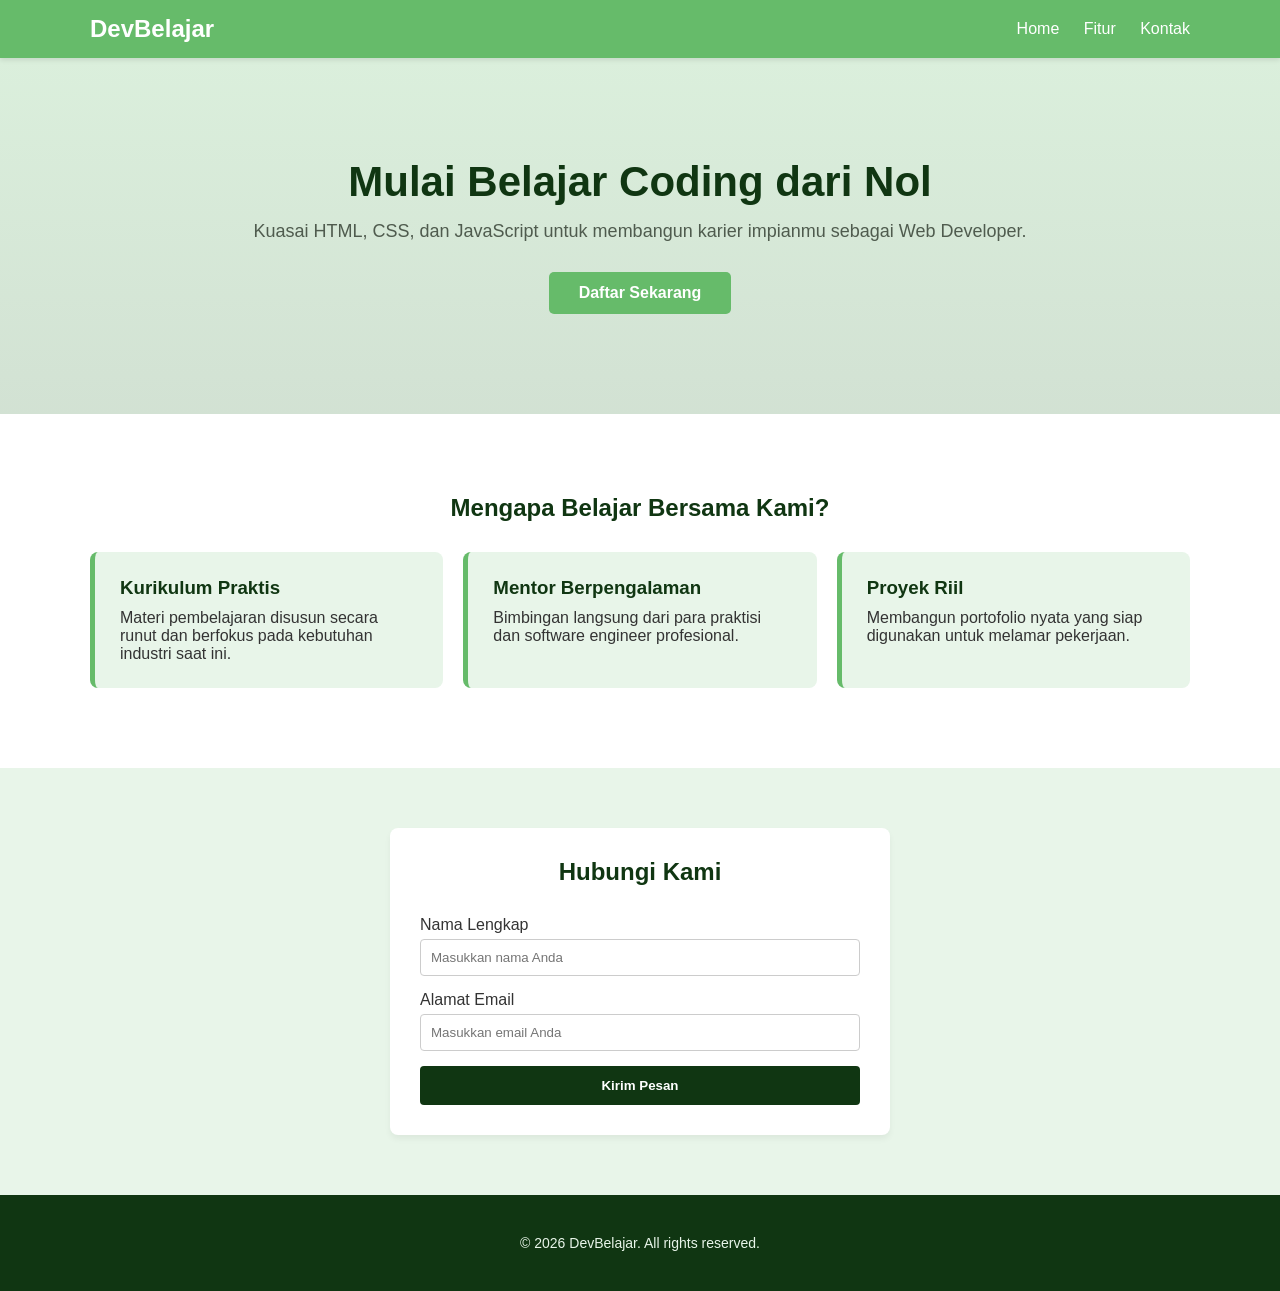
<file: code-learn/01-lesson-1/index.html>
<!doctype html>
<html lang="en">
  <head>
    <meta charset="UTF-8" />
    <!-- Perbaikan typo pada content viewport -->
    <meta name="viewport" content="width=device-width, initial-scale=1.0" />
    <title>Belajar Pemrograman</title>
    <link rel="stylesheet" href="style.css" />
  </head>
  <body>
    <!-- HEADER & NAVIGASI -->
    <header>
      <div class="container navbar">
        <div class="logo">DevBelajar</div>
        <nav>
          <a href="#hero">Home</a>
          <a href="#fitur">Fitur</a>
          <a href="#kontak">Kontak</a>
        </nav>
      </div>
    </header>

    <!-- KONTEN UTAMA -->
    <main>
      <!-- Section 1: Hero Banner -->
      <section id="hero" class="hero-section">
        <div class="container text-center">
          <h1>Mulai Belajar Coding dari Nol</h1>
          <p>
            Kuasai HTML, CSS, dan JavaScript untuk membangun karier impianmu
            sebagai Web Developer.
          </p>
          <a href="#kontak" class="btn-primary">Daftar Sekarang</a>
        </div>
      </section>

      <!-- Section 2: Fitur / Keunggulan -->
      <section id="fitur" class="fitur-section">
        <div class="container">
          <h2 class="section-title">Mengapa Belajar Bersama Kami?</h2>
          <div class="grid-fitur">
            <div class="card">
              <h3>Kurikulum Praktis</h3>
              <p>
                Materi pembelajaran disusun secara runut dan berfokus pada
                kebutuhan industri saat ini.
              </p>
            </div>
            <div class="card">
              <h3>Mentor Berpengalaman</h3>
              <p>
                Bimbingan langsung dari para praktisi dan software engineer
                profesional.
              </p>
            </div>
            <div class="card">
              <h3>Proyek Riil</h3>
              <p>
                Membangun portofolio nyata yang siap digunakan untuk melamar
                pekerjaan.
              </p>
            </div>
          </div>
        </div>
      </section>

      <!-- Section 3: Kontak / Hubungi Kami -->
      <section id="kontak" class="kontak-section">
        <div class="container form-container">
          <h2 class="section-title">Hubungi Kami</h2>
          <form>
            <div class="form-group">
              <label for="nama">Nama Lengkap</label>
              <input
                type="text"
                id="nama"
                placeholder="Masukkan nama Anda"
                required
              />
            </div>
            <div class="form-group">
              <label for="email">Alamat Email</label>
              <input
                type="email"
                id="email"
                placeholder="Masukkan email Anda"
                required
              />
            </div>
            <button type="submit" class="btn-submit">Kirim Pesan</button>
          </form>
        </div>
      </section>
    </main>

    <!-- FOOTER -->
    <footer>
      <div class="container text-center">
        <p>&copy; 2026 DevBelajar. All rights reserved.</p>
      </div>
    </footer>
  </body>
</html>
</file>
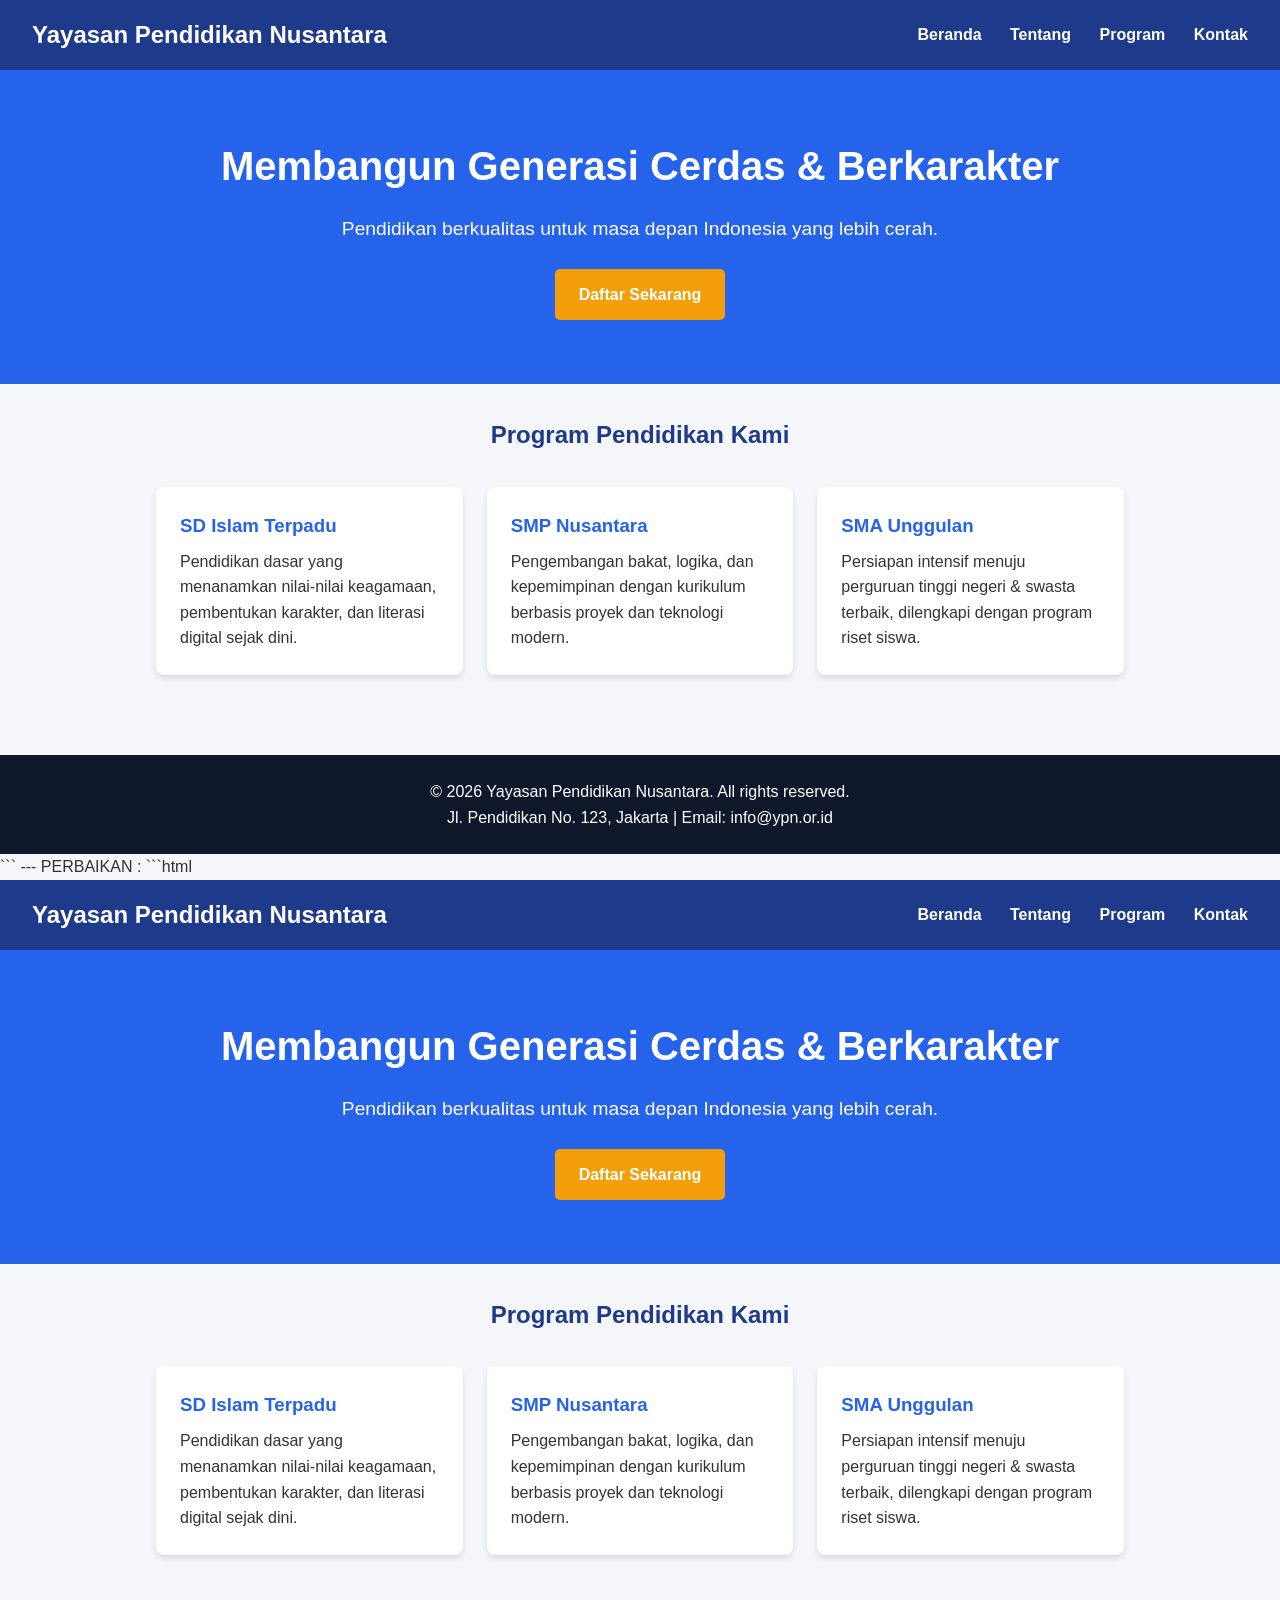
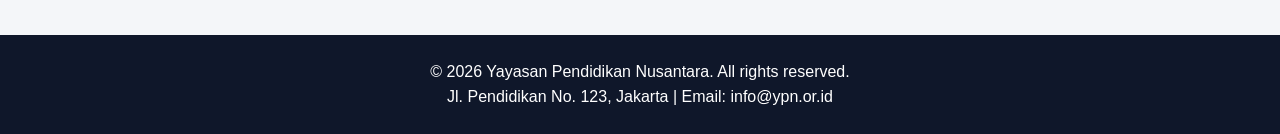
<file: code-learn/01-lesson-1/z-ex-1.html>
<!DOCTYPE html>
<html lang="id">
  <head>
    <meta charset="UTF-8" />
    <meta name="viewport" content="width=device-width, initial-scale=1.0" />
    <title>Yayasan Pendidikan Nusantara</title>
    <style>
      /* 1. RESET & DASAR */
      * {
        margin: 0;
        padding: 0;
        box-sizing: border-box;
        font-family: Arial, sans-serif;
      }

      body {
        background-color: #f4f6f9;
        color: #333;
        line-height: 1.6;
      }

      /* 2. NAVBAR (HEADER) */
      header {
        background-color: #1e3a8a; /* Warna Biru Tua */
        color: white;
        padding: 1rem 2rem;
        display: flex;
        justify-content: space-between;
        align-items: center;
      }

      header h1 {
        font-size: 1.5rem;
      }

      nav a {
        color: white;
        text-decoration: none;
        margin-left: 1.5rem;
        font-weight: bold;
      }

      nav a:hover {
        color: #93c5fd; /* Efek hover saat kursor di atas link */
      }

      /* 3. HERO SECTION (BANNER UTAMA) */
      .hero {
        background-color: #2563eb; /* Warna Biru */
        color: white;
        text-align: center;
        padding: 4rem 1rem;
      }

      .hero h2 {
        font-size: 2.5rem;
        margin-bottom: 1rem;
      }

      .hero p {
        font-size: 1.2rem;
        margin-bottom: 1.5rem;
      }

      .btn {
        display: inline-block;
        background-color: #f59e0b; /* Warna Oranye */
        color: white;
        padding: 0.8rem 1.5rem;
        text-decoration: none;
        border-radius: 5px;
        font-weight: bold;
      }

      .btn:hover {
        background-color: #d97706;
      }

      /* 4. KONTEN UTAMA (CONTAINER) */
      .container {
        max-width: 1000px;
        margin: 2rem auto;
        padding: 0 1rem;
      }

      .section-title {
        text-align: center;
        margin-bottom: 2rem;
        color: #1e3a8a;
      }

      /* 5. GRID PROGRAM/KEUNGGULAN */
      .grid-container {
        display: flex;
        gap: 1.5rem;
        flex-wrap: wrap; /* Agar responsif jika di layar HP */
      }

      .card {
        background-color: white;
        flex: 1;
        min-width: 250px;
        padding: 1.5rem;
        border-radius: 8px;
        box-shadow: 0 4px 6px rgba(0, 0, 0, 0.1);
      }

      .card h3 {
        color: #2563eb;
        margin-bottom: 0.5rem;
      }

      /* 6. FOOTER */
      footer {
        background-color: #0f172a;
        color: white;
        text-align: center;
        padding: 1.5rem;
        margin-top: 3rem;
      }
    </style>

  </head>
  <body>
    <!-- HEADER / NAVBAR -->
    <header>
      <h1>Yayasan Pendidikan Nusantara</h1>
      <nav>
        <a href="#beranda">Beranda</a>
        <a href="#tentang">Tentang</a>
        <a href="#program">Program</a>
        <a href="#kontak">Kontak</a>
      </nav>
    </header>

    <!-- HERO SECTION -->
    <section class="hero" id="beranda">
      <h2>Membangun Generasi Cerdas & Berkarakter</h2>
      <p>Pendidikan berkualitas untuk masa depan Indonesia yang lebih cerah.</p>
      <a href="#kontak" class="btn">Daftar Sekarang</a>
    </section>

    <!-- KONTEN PROGRAM -->
    <main class="container" id="program">
      <h2 class="section-title">Program Pendidikan Kami</h2>

      <div class="grid-container">
        <!-- Card 1 -->
        <div class="card">
          <h3>SD Islam Terpadu</h3>
          <p>
            Pendidikan dasar yang menanamkan nilai-nilai keagamaan, pembentukan
            karakter, dan literasi digital sejak dini.
          </p>
        </div>

        <!-- Card 2 -->
        <div class="card">
          <h3>SMP Nusantara</h3>
          <p>
            Pengembangan bakat, logika, dan kepemimpinan dengan kurikulum
            berbasis proyek dan teknologi modern.
          </p>
        </div>

        <!-- Card 3 -->
        <div class="card">
          <h3>SMA Unggulan</h3>
          <p>
            Persiapan intensif menuju perguruan tinggi negeri & swasta terbaik,
            dilengkapi dengan program riset siswa.
          </p>
        </div>
      </div>
    </main>

    <!-- FOOTER -->
    <footer id="kontak">
      <p>&copy; 2026 Yayasan Pendidikan Nusantara. All rights reserved.</p>
      <p>Jl. Pendidikan No. 123, Jakarta | Email: info@ypn.or.id</p>
    </footer>

  </body>
</html>
```

---

PERBAIKAN :

```html
<!DOCTYPE html>
<html lang="id">
  <head>
    <meta charset="UTF-8" />
    <meta name="viewport" content="width=device-width, initial-scale=1.0" />
    <title>Yayasan Pendidikan Nusantara</title>
    <style>
      /* 1. RESET & DASAR */
      * {
        margin: 0;
        padding: 0;
        box-sizing: border-box;
        font-family: Arial, sans-serif;
      }

      /* PERUBAHAN UTAMA: Membuat body memenuhi 100% tinggi layar monitor/HP */
      html,
      body {
        height: 100%;
      }

      body {
        background-color: #f4f6f9;
        color: #333;
        line-height: 1.6;

        /* PERUBAHAN UTAMA: Mengatur body sebagai Flexbox Vertikal */
        display: flex;
        flex-direction: column;
      }

      /* PERUBAHAN UTAMA: Konten tengah (main) didorong agar mengisi sisa ruang kosong */
      main.container {
        flex: 1;
      }

      /* 2. NAVBAR (HEADER) */
      header {
        background-color: #1e3a8a;
        color: white;
        padding: 1rem 2rem;
        display: flex;
        justify-content: space-between;
        align-items: center;
      }

      header h1 {
        font-size: 1.5rem;
      }

      nav a {
        color: white;
        text-decoration: none;
        margin-left: 1.5rem;
        font-weight: bold;
      }

      nav a:hover {
        color: #93c5fd;
      }

      /* 3. HERO SECTION */
      .hero {
        background-color: #2563eb;
        color: white;
        text-align: center;
        padding: 4rem 1rem;
      }

      .hero h2 {
        font-size: 2.5rem;
        margin-bottom: 1rem;
      }

      .hero p {
        font-size: 1.2rem;
        margin-bottom: 1.5rem;
      }

      .btn {
        display: inline-block;
        background-color: #f59e0b;
        color: white;
        padding: 0.8rem 1.5rem;
        text-decoration: none;
        border-radius: 5px;
        font-weight: bold;
      }

      .btn:hover {
        background-color: #d97706;
      }

      /* 4. KONTEN UTAMA */
      .container {
        max-width: 1000px;
        width: 100%;
        margin: 2rem auto;
        padding: 0 1rem;
      }

      .section-title {
        text-align: center;
        margin-bottom: 2rem;
        color: #1e3a8a;
      }

      /* 5. GRID PROGRAM */
      .grid-container {
        display: flex;
        gap: 1.5rem;
        flex-wrap: wrap;
      }

      .card {
        background-color: white;
        flex: 1;
        min-width: 250px;
        padding: 1.5rem;
        border-radius: 8px;
        box-shadow: 0 4px 6px rgba(0, 0, 0, 0.1);
      }

      .card h3 {
        color: #2563eb;
        margin-bottom: 0.5rem;
      }

      /* 6. FOOTER */
      footer {
        background-color: #0f172a;
        color: white;
        text-align: center;
        padding: 1.5rem;
        /* margin-top dihapus karena sudah diatur oleh flex: 1 pada main */
      }
    </style>
  </head>
  <body>
    <!-- HEADER / NAVBAR -->
    <header>
      <h1>Yayasan Pendidikan Nusantara</h1>
      <nav>
        <a href="#beranda">Beranda</a>
        <a href="#tentang">Tentang</a>
        <a href="#program">Program</a>
        <a href="#kontak">Kontak</a>
      </nav>
    </header>

    <!-- HERO SECTION -->
    <section class="hero" id="beranda">
      <h2>Membangun Generasi Cerdas & Berkarakter</h2>
      <p>Pendidikan berkualitas untuk masa depan Indonesia yang lebih cerah.</p>
      <a href="#kontak" class="btn">Daftar Sekarang</a>
    </section>

    <!-- KONTEN PROGRAM -->
    <main class="container" id="program">
      <h2 class="section-title">Program Pendidikan Kami</h2>

      <div class="grid-container">
        <div class="card">
          <h3>SD Islam Terpadu</h3>
          <p>
            Pendidikan dasar yang menanamkan nilai-nilai keagamaan, pembentukan
            karakter, dan literasi digital sejak dini.
          </p>
        </div>

        <div class="card">
          <h3>SMP Nusantara</h3>
          <p>
            Pengembangan bakat, logika, dan kepemimpinan dengan kurikulum
            berbasis proyek dan teknologi modern.
          </p>
        </div>

        <div class="card">
          <h3>SMA Unggulan</h3>
          <p>
            Persiapan intensif menuju perguruan tinggi negeri & swasta terbaik,
            dilengkapi dengan program riset siswa.
          </p>
        </div>
      </div>
    </main>

    <!-- FOOTER -->
    <footer id="kontak">
      <p>&copy; 2026 Yayasan Pendidikan Nusantara. All rights reserved.</p>
      <p>Jl. Pendidikan No. 123, Jakarta | Email: info@ypn.or.id</p>
    </footer>
  </body>
</html>
</file>
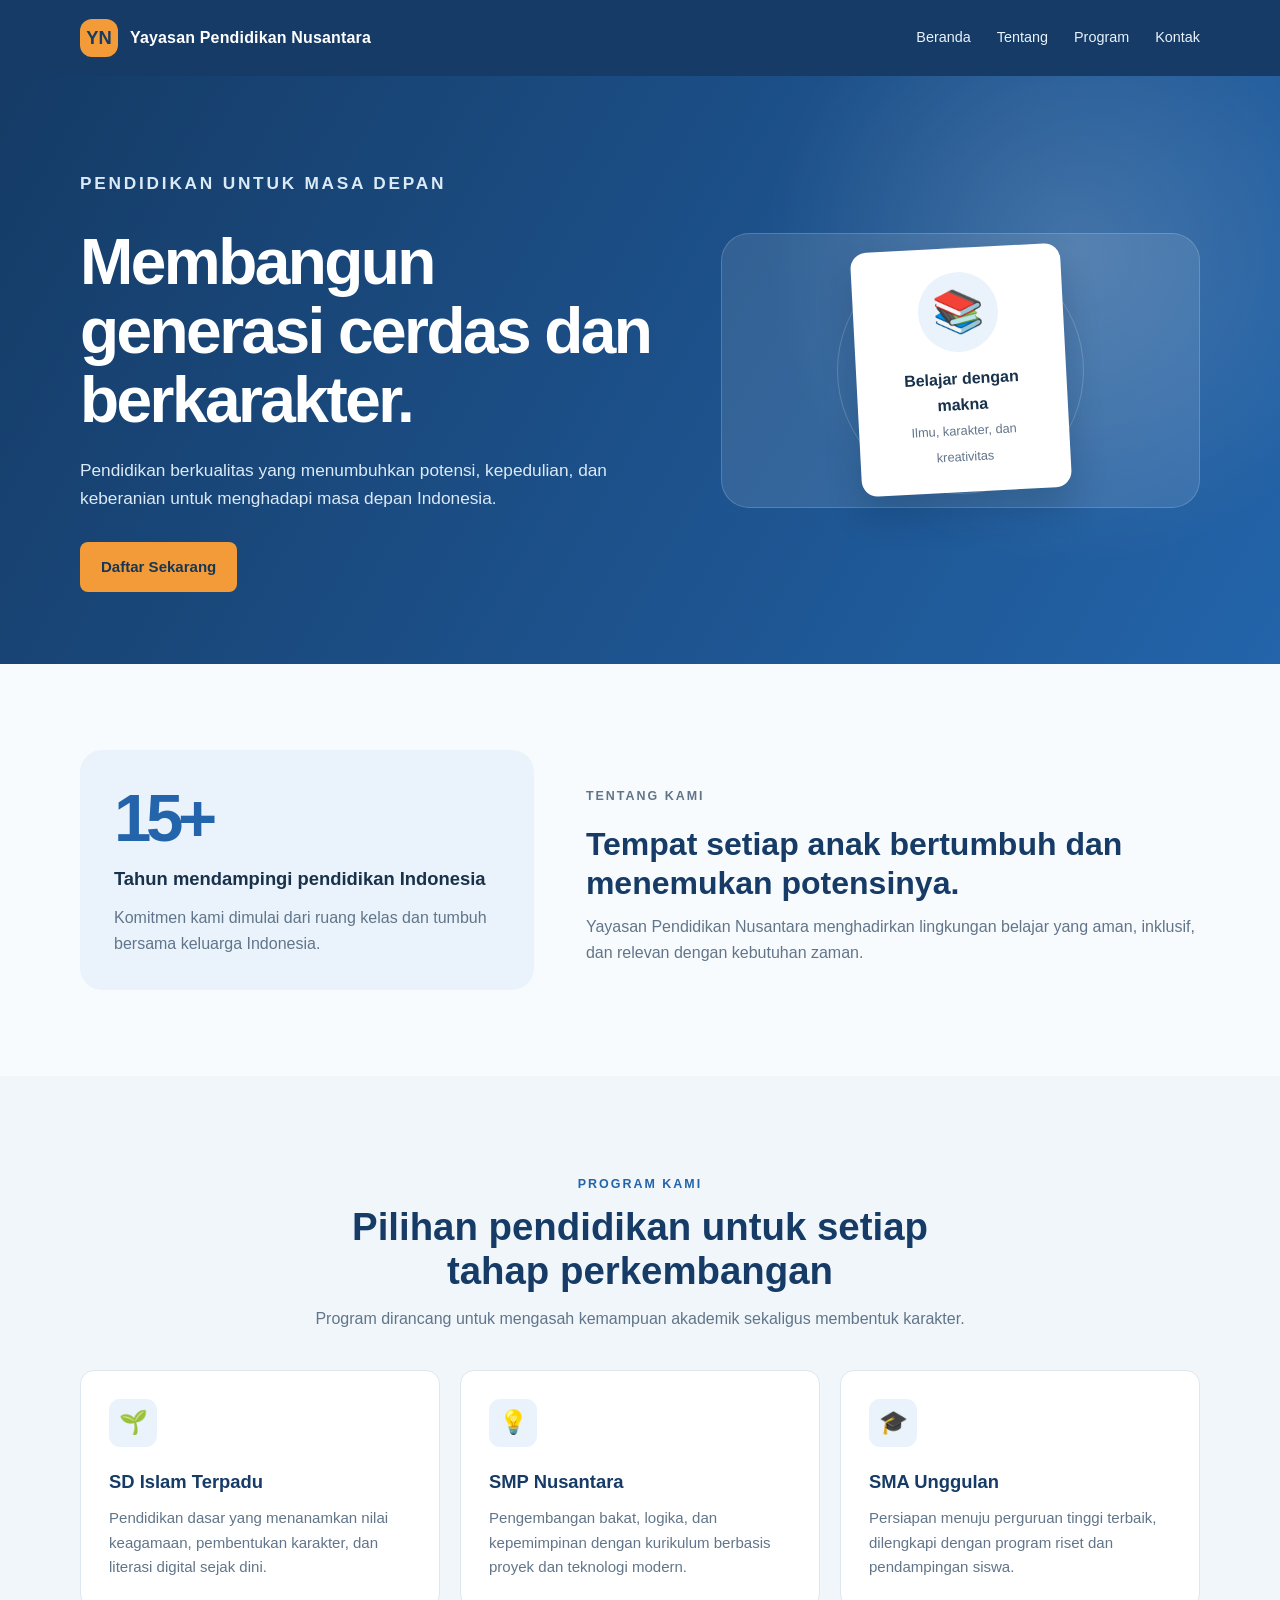
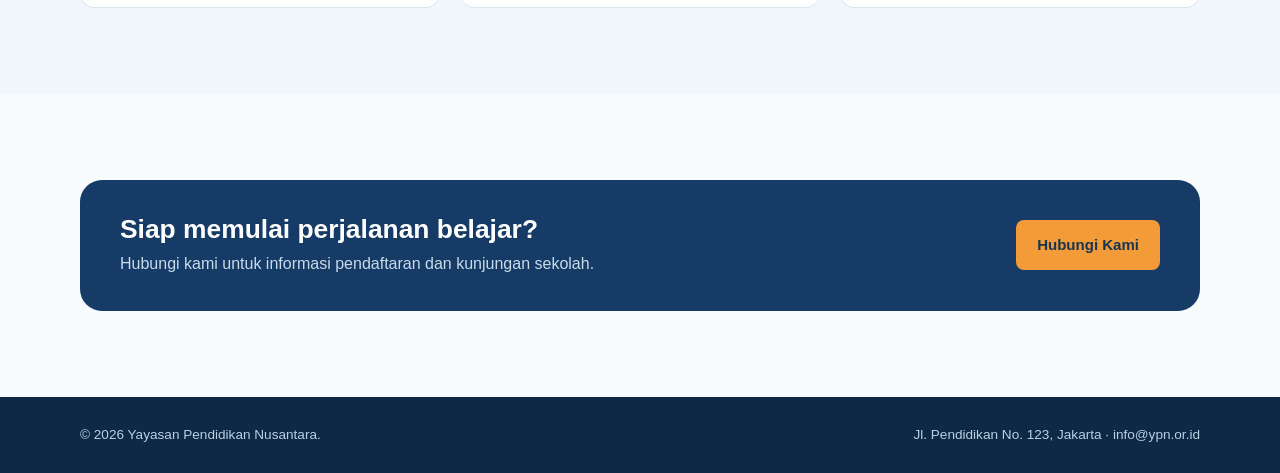
<file: code-learn/01-lesson-1/z-ex-2.html>
<!doctype html>
<html l ang="id">
  <head>
    <meta charset="UTF-8" />
    <meta name="viewport" content="width=device-width, initial-scale=1.0" />
    <meta
      name="description"
      content="Yayasan Pendidikan Nusantara — pendidikan berkualitas untuk masa depan Indonesia yang lebih cerah."
    />
    <title>Yayasan Pendidikan Nusantara</title>
    <style>
      /* ===== WARNA UTAMA — ubah nilai ini untuk mengganti tema ===== */
      :root {
        --navy: #153b66;
        --blue: #2364aa;
        --blue-light: #eaf3fb;
        --orange: #f29b38;
        --orange-dark: #d47b1c;
        --ink: #18324b;
        --muted: #61758a;
        --white: #ffffff;
        --line: #dce7f0;
        --shadow: 0 18px 45px rgba(21, 59, 102, 0.12);
      }

      /* ===== RESET & DASAR ===== */
      * {
        box-sizing: border-box;
        margin: 0;
        padding: 0;
      }

      html {
        scroll-behavior: smooth;
      }

      body {
        background: #f8fbfd;
        color: var(--ink);
        font-family: Arial, Helvetica, sans-serif;
        line-height: 1.6;
      }

      a {
        color: inherit;
      }

      .container {
        width: min(1120px, calc(100% - 40px));
        margin: 0 auto;
      }

      /* ===== NAVBAR ===== */
      header {
        background: var(--navy);
        color: var(--white);
        position: sticky;
        top: 0;
        z-index: 10;
      }

      .nav-inner {
        align-items: center;
        display: flex;
        justify-content: space-between;
        min-height: 76px;
      }

      .brand {
        align-items: center;
        display: flex;
        gap: 12px;
        text-decoration: none;
      }

      .brand-mark {
        align-items: center;
        background: var(--orange);
        border-radius: 12px;
        color: var(--navy);
        display: flex;
        font-size: 1.15rem;
        font-weight: 800;
        height: 38px;
        justify-content: center;
        width: 38px;
      }

      .brand-name {
        font-size: 1rem;
        font-weight: 700;
        letter-spacing: 0.01em;
      }

      nav {
        align-items: center;
        display: flex;
        gap: 26px;
      }

      nav a {
        color: #e9f2fb;
        font-size: 0.9rem;
        text-decoration: none;
      }

      nav a:hover,
      nav a:focus-visible {
        color: var(--orange);
      }

      /* ===== HERO ===== */
      .hero {
        background:
          radial-gradient(
            circle at 84% 30%,
            rgba(255, 255, 255, 0.16),
            transparent 27%
          ),
          linear-gradient(120deg, var(--navy), var(--blue));
        color: var(--white);
        overflow: hidden;
      }

      .hero-inner {
        align-items: center;
        display: grid;
        gap: 56px;
        grid-template-columns: 1.1fr 0.9fr;
        min-height: 510px;
        padding-bottom: 72px;
        padding-top: 72px;
      }

      .eyebrow {
        color: var(--orange);
        font-size: 0.78rem;
        font-weight: 800;
        letter-spacing: 0.16em;
        margin-bottom: 18px;
        text-transform: uppercase;
      }

      .hero h1 {
        font-size: clamp(2.4rem, 5vw, 4.3rem);
        letter-spacing: -0.04em;
        line-height: 1.08;
        max-width: 680px;
      }

      .hero p {
        color: #dbeaf7;
        font-size: 1.08rem;
        margin: 22px 0 30px;
        max-width: 570px;
      }

      .button {
        background: var(--orange);
        border-radius: 8px;
        color: #173653;
        display: inline-block;
        font-size: 0.94rem;
        font-weight: 800;
        padding: 13px 21px;
        text-decoration: none;
        transition:
          background 180ms ease,
          transform 180ms ease;
      }

      .button:hover,
      .button:focus-visible {
        background: #ffb65a;
        transform: translateY(-2px);
      }

      .hero-illustration {
        align-items: center;
        background: rgba(255, 255, 255, 0.1);
        border: 1px solid rgba(255, 255, 255, 0.17);
        border-radius: 28px;
        display: flex;
        justify-content: center;
        min-height: 275px;
        position: relative;
      }

      .hero-illustration::before,
      .hero-illustration::after {
        border: 1px solid rgba(255, 255, 255, 0.2);
        border-radius: 50%;
        content: '';
        height: 190px;
        position: absolute;
        width: 190px;
      }

      .hero-illustration::after {
        height: 245px;
        width: 245px;
      }

      .illustration-card {
        background: var(--white);
        border-radius: 16px;
        box-shadow: 0 20px 35px rgba(7, 31, 57, 0.2);
        color: var(--ink);
        padding: 24px;
        position: relative;
        text-align: center;
        transform: rotate(-3deg);
        width: 210px;
        z-index: 1;
      }

      .illustration-icon {
        align-items: center;
        background: var(--blue-light);
        border-radius: 50%;
        display: flex;
        font-size: 2.6rem;
        height: 80px;
        justify-content: center;
        margin: 0 auto 14px;
        width: 80px;
      }

      .illustration-card strong {
        display: block;
        font-size: 1rem;
      }

      .illustration-card span {
        color: var(--muted);
        font-size: 0.8rem;
      }

      /* ===== KONTEN ===== */
      section {
        scroll-margin-top: 90px;
      }

      .section {
        padding: 86px 0;
      }

      .section-heading {
        margin: 0 auto 38px;
        max-width: 650px;
        text-align: center;
      }

      .section-heading .eyebrow {
        color: var(--blue);
        margin-bottom: 10px;
      }

      .section-heading h2 {
        color: var(--navy);
        font-size: clamp(1.9rem, 3vw, 2.6rem);
        line-height: 1.15;
      }

      .section-heading p {
        color: var(--muted);
        margin-top: 13px;
      }

      .about-grid {
        align-items: center;
        display: grid;
        gap: 52px;
        grid-template-columns: 0.85fr 1.15fr;
      }

      .about-panel {
        background: var(--blue-light);
        border-radius: 22px;
        padding: 34px;
      }

      .about-panel .big-number {
        color: var(--blue);
        display: block;
        font-size: 4.2rem;
        font-weight: 800;
        letter-spacing: -0.08em;
        line-height: 1;
      }

      .about-panel strong {
        display: block;
        font-size: 1.15rem;
        margin-top: 12px;
      }

      .about-panel p,
      .about-copy p {
        color: var(--muted);
        margin-top: 12px;
      }

      .about-copy h2 {
        color: var(--navy);
        font-size: 2rem;
        line-height: 1.2;
      }

      .programs {
        background: #f0f6fa;
      }

      .card-grid {
        display: grid;
        gap: 20px;
        grid-template-columns: repeat(3, 1fr);
      }

      .card {
        background: var(--white);
        border: 1px solid var(--line);
        border-radius: 14px;
        padding: 28px;
        transition:
          box-shadow 180ms ease,
          transform 180ms ease;
      }

      .card:hover {
        box-shadow: var(--shadow);
        transform: translateY(-4px);
      }

      .card-icon {
        align-items: center;
        background: var(--blue-light);
        border-radius: 11px;
        display: flex;
        font-size: 1.45rem;
        height: 48px;
        justify-content: center;
        margin-bottom: 20px;
        width: 48px;
      }

      .card h3 {
        color: var(--navy);
        font-size: 1.15rem;
        margin-bottom: 10px;
      }

      .card p {
        color: var(--muted);
        font-size: 0.94rem;
      }

      /* ===== KONTAK & FOOTER ===== */
      .contact-box {
        align-items: center;
        background: var(--navy);
        border-radius: 22px;
        color: var(--white);
        display: flex;
        gap: 24px;
        justify-content: space-between;
        padding: 34px 40px;
      }

      .contact-box h2 {
        font-size: 1.65rem;
        line-height: 1.2;
      }

      .contact-box p {
        color: #c9dbea;
        margin-top: 6px;
      }

      footer {
        background: #0d2945;
        color: #bad0e2;
        font-size: 0.85rem;
        padding: 27px 0;
      }

      .footer-inner {
        align-items: center;
        display: flex;
        justify-content: space-between;
      }

      /* ===== RESPONSIVE ===== */
      @media (max-width: 760px) {
        .container {
          width: min(100% - 32px, 560px);
        }

        .nav-inner {
          align-items: flex-start;
          flex-direction: column;
          gap: 13px;
          padding-bottom: 17px;
          padding-top: 17px;
        }

        nav {
          gap: 16px;
          width: 100%;
        }

        nav a {
          font-size: 0.8rem;
        }

        .hero-inner,
        .about-grid {
          grid-template-columns: 1fr;
        }

        .hero-inner {
          gap: 36px;
          min-height: auto;
          padding-bottom: 58px;
          padding-top: 58px;
        }

        .hero-illustration {
          min-height: 220px;
        }

        .section {
          padding: 62px 0;
        }

        .card-grid {
          grid-template-columns: 1fr;
        }

        .contact-box,
        .footer-inner {
          align-items: flex-start;
          flex-direction: column;
        }

        .contact-box {
          padding: 28px;
        }
      }
    </style>
  </head>
  <body>
    <!-- ===== HEADER: edit nama yayasan dan menu di sini ===== -->
    <header>
      <div class="container nav-inner">
        <a class="brand" href="#beranda" aria-label="Kembali ke beranda">
          <span class="brand-mark">YN</span>
          <span class="brand-name">Yayasan Pendidikan Nusantara</span>
        </a>
        <nav aria-label="Navigasi utama">
          <a href="#beranda">Beranda</a>
          <a href="#tentang">Tentang</a>
          <a href="#program">Program</a>
          <a href="#kontak">Kontak</a>
        </nav>
      </div>
    </header>

    <main>
      <!-- ===== HERO: edit judul, deskripsi, dan tombol di sini ===== -->
      <section class="hero" id="beranda">
        <div class="container hero-inner">
          <div>
            <p class="eyebrow">Pendidikan untuk masa depan</p>
            <h1>Membangun generasi cerdas dan berkarakter.</h1>
            <p>
              Pendidikan berkualitas yang menumbuhkan potensi, kepedulian, dan
              keberanian untuk menghadapi masa depan Indonesia.
            </p>
            <a class="button" href="#kontak">Daftar Sekarang</a>
          </div>
          <div class="hero-illustration" aria-label="Ilustrasi pendidikan">
            <div class="illustration-card">
              <div class="illustration-icon">📚</div>
              <strong>Belajar dengan makna</strong>
              <span>Ilmu, karakter, dan kreativitas</span>
            </div>
          </div>
        </div>
      </section>

      <!-- ===== TENTANG: edit isi profil yayasan di sini ===== -->
      <section class="section" id="tentang">
        <div class="container about-grid">
          <div class="about-panel">
            <span class="big-number">15+</span>
            <strong>Tahun mendampingi pendidikan Indonesia</strong>
            <p>
              Komitmen kami dimulai dari ruang kelas dan tumbuh bersama keluarga
              Indonesia.
            </p>
          </div>
          <div class="about-copy">
            <p class="eyebrow">Tentang kami</p>
            <h2>Tempat setiap anak bertumbuh dan menemukan potensinya.</h2>
            <p>
              Yayasan Pendidikan Nusantara menghadirkan lingkungan belajar yang
              aman, inklusif, dan relevan dengan kebutuhan zaman.
            </p>
          </div>
        </div>
      </section>

      <!-- ===== PROGRAM: edit nama dan deskripsi kartu di sini ===== -->
      <section class="section programs" id="program">
        <div class="container">
          <div class="section-heading">
            <p class="eyebrow">Program kami</p>
            <h2>Pilihan pendidikan untuk setiap tahap perkembangan</h2>
            <p>
              Program dirancang untuk mengasah kemampuan akademik sekaligus
              membentuk karakter.
            </p>
          </div>
          <div class="card-grid">
            <article class="card">
              <div class="card-icon" aria-hidden="true">🌱</div>
              <h3>SD Islam Terpadu</h3>
              <p>
                Pendidikan dasar yang menanamkan nilai keagamaan, pembentukan
                karakter, dan literasi digital sejak dini.
              </p>
            </article>
            <article class="card">
              <div class="card-icon" aria-hidden="true">💡</div>
              <h3>SMP Nusantara</h3>
              <p>
                Pengembangan bakat, logika, dan kepemimpinan dengan kurikulum
                berbasis proyek dan teknologi modern.
              </p>
            </article>
            <article class="card">
              <div class="card-icon" aria-hidden="true">🎓</div>
              <h3>SMA Unggulan</h3>
              <p>
                Persiapan menuju perguruan tinggi terbaik, dilengkapi dengan
                program riset dan pendampingan siswa.
              </p>
            </article>
          </div>
        </div>
      </section>

      <!-- ===== KONTAK: edit email, alamat, dan teks ajakan di sini ===== -->
      <section class="section" id="kontak">
        <div class="container">
          <div class="contact-box">
            <div>
              <h2>Siap memulai perjalanan belajar?</h2>
              <p>
                Hubungi kami untuk informasi pendaftaran dan kunjungan sekolah.
              </p>
            </div>
            <a class="button" href="mailto:info@ypn.or.id">Hubungi Kami</a>
          </div>
        </div>
      </section>
    </main>

    <footer>
      <div class="container footer-inner">
        <p>&copy; 2026 Yayasan Pendidikan Nusantara.</p>
        <p>Jl. Pendidikan No. 123, Jakarta · info@ypn.or.id</p>
      </div>
    </footer>
  </body>
</html>
</file>
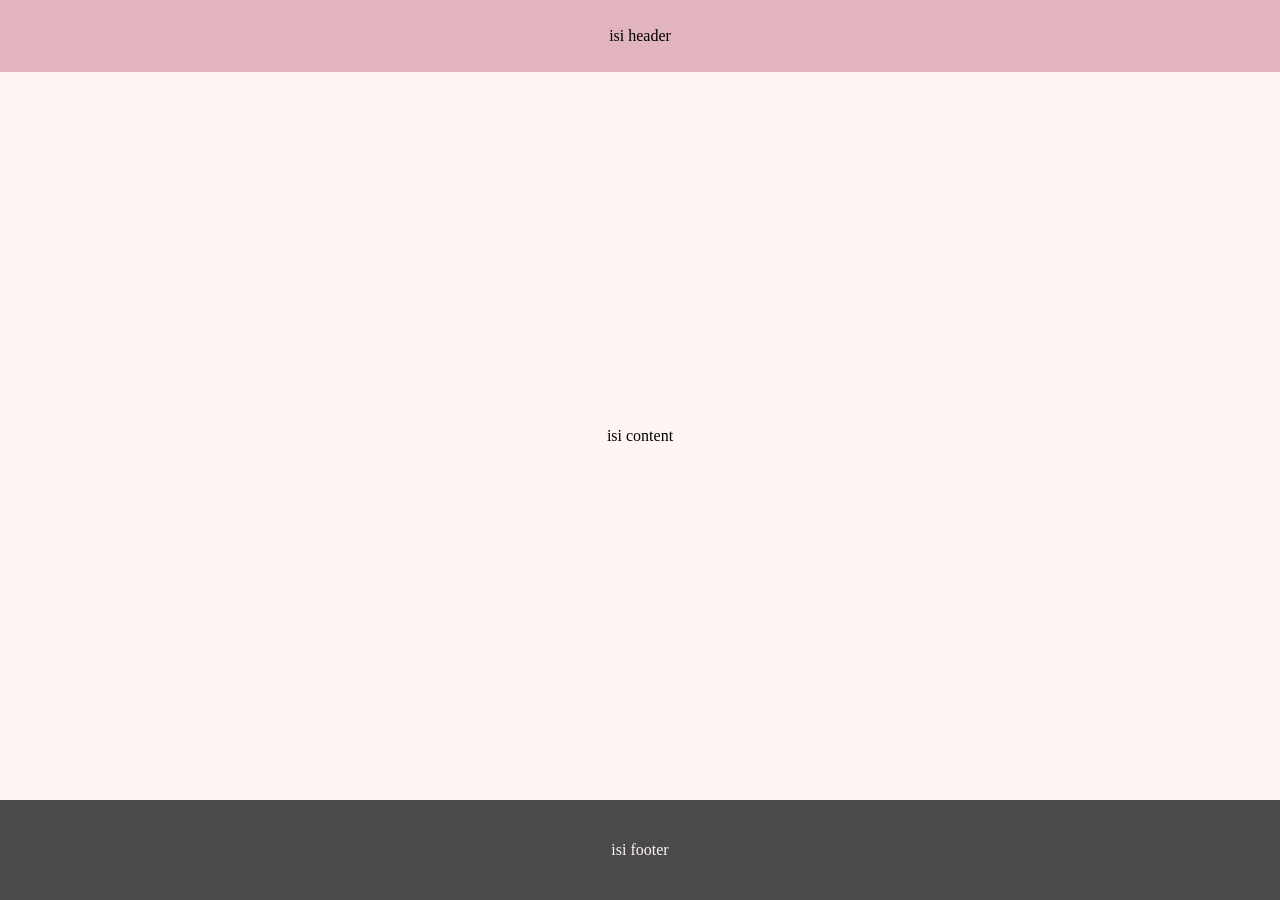
<file: code-learn/01-lesson-1/z-ex-basic.html>
<!doctype html>
<html lang="en">
  <head>
    <meta charset="UTF-8" />
    <meta name="viewport" content="width=device-width, initial-scale=1.0" />
    <title>Document</title>

    <style>
      * {
        padding: 0;
        margin: 0;
        box-sizing: border-box;
      }

      html,
      body {
        height: 100%;
      }

      body {
        display: flex;
        background: #fff5f5;
        flex-direction: column;
      }

      header {
        background: #e2b4bd;
        min-height: 72px;
        display: flex;
        align-items: center;
        justify-content: center;
      }

      main {
        flex: 1;
        display: flex;
        align-items: center;
        justify-content: center;
      }

      footer {
        background: #4a4a4a;
        color: #fff5f5;
        min-height: 100px;
        display: flex;
        align-items: center;
        justify-content: center;
      }
    </style>
  </head>
  <body>
    <header>
      <div>isi header</div>
    </header>

    <main>
      <div>isi content</div>
    </main>

    <footer>
      <div>isi footer</div>
    </footer>
  </body>
</html>
</file>
<file: code-learn/01-lesson-1/style.css>
/* RESET & GLOBAL STYLES */
* {
  padding: 0;
  margin: 0;
  box-sizing: border-box;
}

html, body {
  display: flex;
  flex-direction: column;
  height: 100%;
  background: #e8f5e9; /* Hijau sangat muda */
  font-family: 'Segoe UI', Tahoma, Geneva, Verdana, sans-serif;
  color: #333;
  scroll-behavior: smooth; /* Efek scroll halus saat klik menu navigasi */
}

/* UTILITY CLASSES (Pembungkus Konten) */
.container {
  width: 90%;
  max-width: 1100px;
  margin: 0 auto;
  padding: 20px 0;
}

.text-center {
  text-align: center;
}

.section-title {
  text-align: center;
  margin-bottom: 30px;
  color: #103612;
}

/* HEADER & NAVBAR */
header {
  background-color: #66bb6a; /* Hijau Medium */
  position: sticky;
  top: 0;
  z-index: 100;
  box-shadow: 0 2px 5px rgba(0,0,0,0.1);
}

.navbar {
  display: flex;
  justify-content: space-between;
  align-items: center;
  padding: 15px 0;
}

.logo {
  font-size: 24px;
  font-weight: bold;
  color: #ffffff;
}

nav a {
  color: #ffffff;
  text-decoration: none;
  margin-left: 20px;
  font-weight: 500;
  transition: color 0.3s;
}

nav a:hover {
  color: #103612;
}

/* MAIN CONTENT */
main {
  flex: 1;
}

/* HERO SECTION */
.hero-section {
  background: linear-gradient(rgba(102, 187, 106, 0.1), rgba(16, 54, 18, 0.1));
  padding: 80px 0;
}

.hero-section h1 {
  font-size: 42px;
  color: #103612;
  margin-bottom: 15px;
}

.hero-section p {
  font-size: 18px;
  margin-bottom: 30px;
  color: #4f5b4e;
}

.btn-primary {
  display: inline-block;
  background-color: #66bb6a;
  color: white;
  padding: 12px 30px;
  text-decoration: none;
  border-radius: 5px;
  font-weight: bold;
  transition: background 0.3s;
}

.btn-primary:hover {
  background-color: #103612;
}

/* FITUR SECTION */
.fitur-section {
  background-color: #ffffff;
  padding: 60px 0;
}

.grid-fitur {
  display: flex;
  gap: 20px;
  flex-wrap: wrap; /* Supaya responsive jika dibuka di HP */
}

.card {
  flex: 1;
  min-width: 250px;
  background-color: #e8f5e9;
  padding: 25px;
  border-radius: 8px;
  border-left: 5px solid #66bb6a;
}

.card h3 {
  margin-bottom: 10px;
  color: #103612;
}

/* KONTAK SECTION */
.kontak-section {
  padding: 60px 0;
}

.form-container {
  max-width: 500px;
  background: white;
  padding: 30px;
  border-radius: 8px;
  box-shadow: 0 4px 6px rgba(0,0,0,0.05);
}

.form-group {
  margin-bottom: 15px;
}

.form-group label {
  display: block;
  margin-bottom: 5px;
  font-weight: 500;
}

.form-group input {
  width: 100%;
  padding: 10px;
  border: 1px solid #ccc;
  border-radius: 4px;
}

.btn-submit {
  width: 100%;
  background-color: #103612;
  color: white;
  padding: 12px;
  border: none;
  border-radius: 4px;
  font-weight: bold;
  cursor: pointer;
  transition: background 0.3s;
}

.btn-submit:hover {
  background-color: #66bb6a;
}

/* FOOTER */
footer {
  background-color: #103612; /* Hijau Tua */
  color: #e8f5e9;
  padding: 20px 0;
  font-size: 14px;
}
</file>
